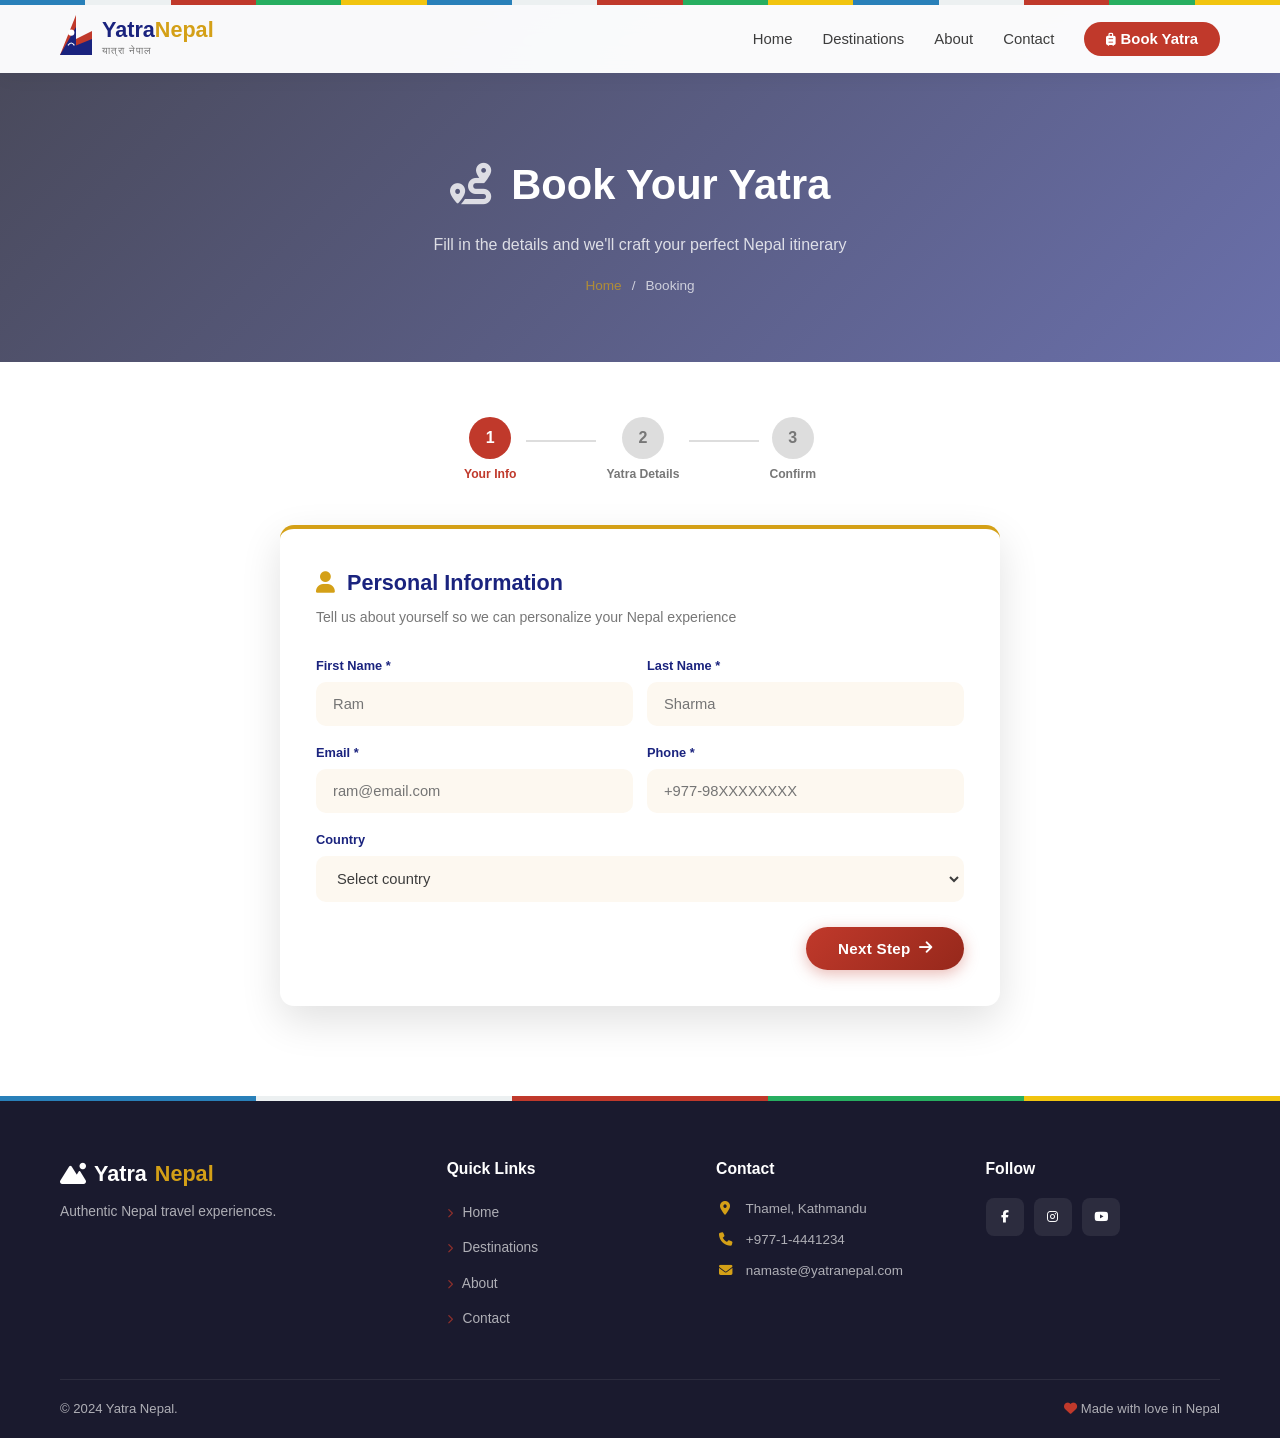
<file: booking.html>
<!doctype html>
<html lang="en">
  <head>
    <meta charset="UTF-8" />
    <meta name="viewport" content="width=device-width, initial-scale=1.0" />
    <title>Book Your Yatra | Yatra Nepal</title>
    <link rel="icon" href="favicon.svg" type="image/svg+xml">
    <link
      rel="stylesheet"
      href="https://cdnjs.cloudflare.com/ajax/libs/font-awesome/6.5.1/css/all.min.css"
    />
    <link rel="stylesheet" href="/css/style.css" />
    <link rel="stylesheet" href="/css/responsive.css" />
  </head>
  <body>
    <div class="prayer-flags">
      <span class="flag blue"></span><span class="flag white"></span
      ><span class="flag red"></span><span class="flag green"></span
      ><span class="flag yellow"></span><span class="flag blue"></span
      ><span class="flag white"></span><span class="flag red"></span
      ><span class="flag green"></span><span class="flag yellow"></span
      ><span class="flag blue"></span><span class="flag white"></span
      ><span class="flag red"></span><span class="flag green"></span
      ><span class="flag yellow"></span>
    </div>
    <nav class="navbar scrolled" id="navbar">
      <div class="container">
        <a href="index.html" class="nav-logo"
          ><div class="logo-icon">
            <svg viewBox="0 0 40 50" width="32" height="40">
              <polygon points="0,50 20,0 20,30 40,20 40,50" fill="#C0392B" />
              <polygon points="0,50 20,15 20,38 40,30 40,50" fill="#1a237e" />
              <circle cx="14" cy="22" r="4" fill="#fff" />
              <path
                d="M10,38 Q14,32 18,38"
                fill="none"
                stroke="#fff"
                stroke-width="1.5"
              />
            </svg>
          </div>
          <div class="logo-text">
            <span class="logo-main">Yatra<span>Nepal</span></span
            ><span class="logo-nepali">यात्रा नेपाल</span>
          </div></a
        >
        <ul class="nav-links" id="navLinks">
          <li><a href="index.html">Home</a></li>
          <li><a href="destinations.html">Destinations</a></li>
          <li><a href="about.html">About</a></li>
          <li><a href="contact.html">Contact</a></li>
          <li>
            <a href="booking.html" class="nav-cta active"
              ><i class="fa-solid fa-suitcase-rolling"></i> Book Yatra</a
            >
          </li>
        </ul>
        <button class="hamburger" id="hamburger">
          <span></span><span></span><span></span>
        </button>
      </div>
    </nav>
    <div class="nav-overlay" id="navOverlay"></div>

    <section class="page-header page-header-booking">
      <div class="container">
        <div class="page-header-content">
          <h1><i class="fa-solid fa-route"></i> Book Your Yatra</h1>
          <p>
            Fill in the details and we'll craft your perfect Nepal itinerary
          </p>
          <div class="breadcrumb">
            <a href="index.html">Home</a><span>/</span><span>Booking</span>
          </div>
        </div>
      </div>
    </section>

    <section class="booking-section">
      <div class="container">
        <div class="booking-wrapper">
          <div class="booking-steps">
            <div class="step active" data-step="1">
              <div class="step-number">1</div>
              <span>Your Info</span>
            </div>
            <div class="step-line"></div>
            <div class="step" data-step="2">
              <div class="step-number">2</div>
              <span>Yatra Details</span>
            </div>
            <div class="step-line"></div>
            <div class="step" data-step="3">
              <div class="step-number">3</div>
              <span>Confirm</span>
            </div>
          </div>

<form id="bookingForm" class="booking-form"
      action="https://formspree.io/f/xjgazbny" method="POST" novalidate>
    <!-- STEP 1 - Personal Info (KEEP name attributes on inputs - these are correct) -->
    <div class="form-step active" id="formStep1">
        <h3><i class="fa-solid fa-user"></i> Personal Information</h3>
        <p class="step-desc">Tell us about yourself so we can personalize your Nepal experience</p>
        <div class="form-row">
            <div class="form-group">
                <label for="bookFirstName">First Name *</label>
                <input type="text" id="bookFirstName" name="firstName" placeholder="Ram" required>
                <span class="error-msg">Required</span>
            </div>
            <div class="form-group">
                <label for="bookLastName">Last Name *</label>
                <input type="text" id="bookLastName" name="lastName" placeholder="Sharma" required>
                <span class="error-msg">Required</span>
            </div>
        </div>
        <div class="form-row">
            <div class="form-group">
                <label for="bookEmail">Email *</label>
                <input type="email" id="bookEmail" name="email" placeholder="ram@email.com" required>
                <span class="error-msg">Valid email required</span>
            </div>
            <div class="form-group">
                <label for="bookPhone">Phone *</label>
                <input type="tel" id="bookPhone" name="phone" placeholder="+977-98XXXXXXXX" required>
                <span class="error-msg">Required</span>
            </div>
        </div>
        <div class="form-group">
            <label for="bookCountry">Country</label>
            <select id="bookCountry" name="country">
                <option value="">Select country</option>
                <option>Nepal</option>
                <option>India</option>
                <option>United States</option>
                <option>United Kingdom</option>
                <option>Australia</option>
                <option>China</option>
                <option>Germany</option>
                <option>France</option>
                <option>Japan</option>
                <option>Other</option>
            </select>
        </div>

        <!-- Hidden field to identify form type -->
        <input type="hidden" name="_subject" value="New Booking from Yatra Nepal">
        <input type="hidden" name="form_type" value="Booking Request">

        <div class="form-nav">
            <span></span>
            <button type="button" class="btn btn-primary next-step" data-next="2">
                Next Step <i class="fa-solid fa-arrow-right"></i>
            </button>
        </div>
    </div>

    <!-- STEP 2 - Yatra Details (KEEP name attributes on inputs) -->
    <div class="form-step" id="formStep2">
        <h3><i class="fa-solid fa-mountain-sun"></i> Yatra Details</h3>
        <p class="step-desc">Tell us about your dream Nepal adventure</p>
        <div class="form-row">
            <div class="form-group">
                <label for="bookDestination">Destination *</label>
                <select id="bookDestination" name="destination" required>
                    <option value="">Choose destination</option>
                    <option>Kathmandu Valley</option>
                    <option>Pokhara</option>
                    <option>Everest Base Camp Trek</option>
                    <option>Annapurna Circuit Trek</option>
                    <option>Chitwan Safari</option>
                    <option>Lumbini Pilgrimage</option>
                    <option>Upper Mustang</option>
                    <option>Langtang Valley Trek</option>
                    <option>Bhaktapur Heritage</option>
                    <option>Custom Itinerary</option>
                </select>
                <span class="error-msg">Select destination</span>
            </div>
            <div class="form-group">
                <label for="bookTripType">Trip Type</label>
                <select id="bookTripType" name="tripType">
                    <option>Trekking</option>
                    <option>Cultural Heritage</option>
                    <option>Adventure Sports</option>
                    <option>Wildlife Safari</option>
                    <option>Spiritual Pilgrimage</option>
                    <option>Honeymoon</option>
                    <option>Family Trip</option>
                </select>
            </div>
        </div>
        <div class="form-row">
            <div class="form-group">
                <label for="bookStartDate">Start Date *</label>
                <input type="date" id="bookStartDate" name="startDate" required>
                <span class="error-msg">Select date</span>
            </div>
            <div class="form-group">
                <label for="bookEndDate">End Date</label>
                <input type="date" id="bookEndDate" name="endDate">
            </div>
        </div>
        <div class="form-row">
            <div class="form-group">
                <label for="bookTravelers">Travelers</label>
                <select id="bookTravelers" name="travelers">
                    <option>1 Person</option>
                    <option>2 People</option>
                    <option>3-5 People</option>
                    <option>6-10 People</option>
                    <option>11+ (Group)</option>
                </select>
            </div>
            <div class="form-group">
                <label for="bookBudget">Budget (per person)</label>
                <select id="bookBudget" name="budget">
                    <option>Under $100</option>
                    <option>$100 - $250</option>
                    <option>$250 - $500</option>
                    <option>$500 - $1,000</option>
                    <option>$1,000+</option>
                </select>
            </div>
        </div>
        <div class="form-group">
            <label for="bookNotes">Special Requests</label>
            <textarea id="bookNotes" name="specialRequests" rows="4"
                placeholder="Dietary needs, fitness level, specific interests..."></textarea>
        </div>
        <div class="form-nav">
            <button type="button" class="btn btn-dark prev-step" data-prev="1">
                <i class="fa-solid fa-arrow-left"></i> Previous
            </button>
            <button type="button" class="btn btn-primary next-step" data-next="3">
                Review <i class="fa-solid fa-arrow-right"></i>
            </button>
        </div>
    </div>

    <!-- STEP 3 - Review (NO name attributes on spans - they are display only) -->
    <div class="form-step" id="formStep3">
        <h3><i class="fa-solid fa-clipboard-check"></i> Review & Confirm</h3>
        <p class="step-desc">Verify your details before submitting</p>
        <div class="review-card">
            <div class="review-section">
                <h4><i class="fa-solid fa-user"></i> Personal Info</h4>
                <div class="review-grid">
                    <div>
                        <span class="review-label">Name</span>
                        <span class="review-value" id="reviewName">-</span>
                    </div>
                    <div>
                        <span class="review-label">Email</span>
                        <span class="review-value" id="reviewEmail">-</span>
                    </div>
                    <div>
                        <span class="review-label">Phone</span>
                        <span class="review-value" id="reviewPhone">-</span>
                    </div>
                    <div>
                        <span class="review-label">Country</span>
                        <span class="review-value" id="reviewCountry">-</span>
                    </div>
                </div>
            </div>
            <div class="review-section">
                <h4><i class="fa-solid fa-mountain-sun"></i> Yatra Details</h4>
                <div class="review-grid">
                    <div>
                        <span class="review-label">Destination</span>
                        <span class="review-value" id="reviewDest">-</span>
                    </div>
                    <div>
                        <span class="review-label">Trip Type</span>
                        <span class="review-value" id="reviewType">-</span>
                    </div>
                    <div>
                        <span class="review-label">Dates</span>
                        <span class="review-value" id="reviewDates">-</span>
                    </div>
                    <div>
                        <span class="review-label">Travelers</span>
                        <span class="review-value" id="reviewTravelers">-</span>
                    </div>
                </div>
            </div>
        </div>
        <div class="form-group" style="margin-top: 20px">
            <label class="checkbox-label">
                <input type="checkbox" id="agreeTerms" required>
                <span>I agree to the <a href="#" style="color: var(--primary)">Terms & Conditions</a></span>
            </label>
        </div>
        <div class="form-nav">
            <button type="button" class="btn btn-dark prev-step" data-prev="2">
                <i class="fa-solid fa-arrow-left"></i> Previous
            </button>
<button type="button" class="btn btn-primary" id="confirmBookingBtn">
    Confirm Booking <i class="fa-solid fa-check"></i>
</button>
        </div>
    </div>
</form>

          <div
            class="booking-success"
            id="bookingSuccess"
            style="display: none"
          >
            <div class="success-icon"><i class="fa-solid fa-check"></i></div>
            <h2>धन्यवाद! Booking Submitted!</h2>
            <p>
              Thank you for choosing Yatra Nepal. Our team will review your
              request and send a custom itinerary within 24 hours.
            </p>
            <p><strong>Confirmation will be sent to your email.</strong></p>
            <a href="index.html" class="btn btn-primary"
              >Back to Home <i class="fa-solid fa-arrow-right"></i
            ></a>
          </div>
        </div>
      </div>
    </section>

    <footer class="site-footer">
      <div class="footer-top-pattern"></div>
      <div class="container">
        <div class="footer-grid">
          <div class="footer-brand">
            <h3>
              <i class="fa-solid fa-mountain-sun footer-logo-icon"></i>
              Yatra<span>Nepal</span>
            </h3>
            <p>Authentic Nepal travel experiences.</p>
          </div>
          <div class="footer-col">
            <h4>Quick Links</h4>
            <ul>
              <li>
                <a href="index.html"
                  ><i class="fa-solid fa-chevron-right"></i> Home</a
                >
              </li>
              <li>
                <a href="destinations.html"
                  ><i class="fa-solid fa-chevron-right"></i> Destinations</a
                >
              </li>
              <li>
                <a href="about.html"
                  ><i class="fa-solid fa-chevron-right"></i> About</a
                >
              </li>
              <li>
                <a href="contact.html"
                  ><i class="fa-solid fa-chevron-right"></i> Contact</a
                >
              </li>
            </ul>
          </div>
          <div class="footer-col">
            <h4>Contact</h4>
            <ul class="footer-contact">
              <li>
                <i class="fa-solid fa-location-dot"></i> Thamel, Kathmandu
              </li>
              <li><i class="fa-solid fa-phone"></i> +977-1-4441234</li>
              <li>
                <i class="fa-solid fa-envelope"></i> namaste@yatranepal.com
              </li>
            </ul>
          </div>
          <div class="footer-col">
            <h4>Follow</h4>
            <div class="footer-socials">
              <a href="#" class="social-link"
                ><i class="fa-brands fa-facebook-f"></i></a
              ><a href="#" class="social-link"
                ><i class="fa-brands fa-instagram"></i></a
              ><a href="#" class="social-link"
                ><i class="fa-brands fa-youtube"></i
              ></a>
            </div>
          </div>
        </div>
        <div class="footer-bottom">
          <p>&copy; 2024 Yatra Nepal.</p>
          <p>
            <i class="fa-solid fa-heart" style="color: var(--primary)"></i> Made
            with love in Nepal
          </p>
        </div>
      </div>
    </footer>
    <button class="back-to-top" id="backToTop">
      <i class="fa-solid fa-arrow-up"></i>
    </button>
    <div class="toast-container" id="toastContainer"></div>
    <script src="js/script.js"></script>
  </body>
</html>
</file>
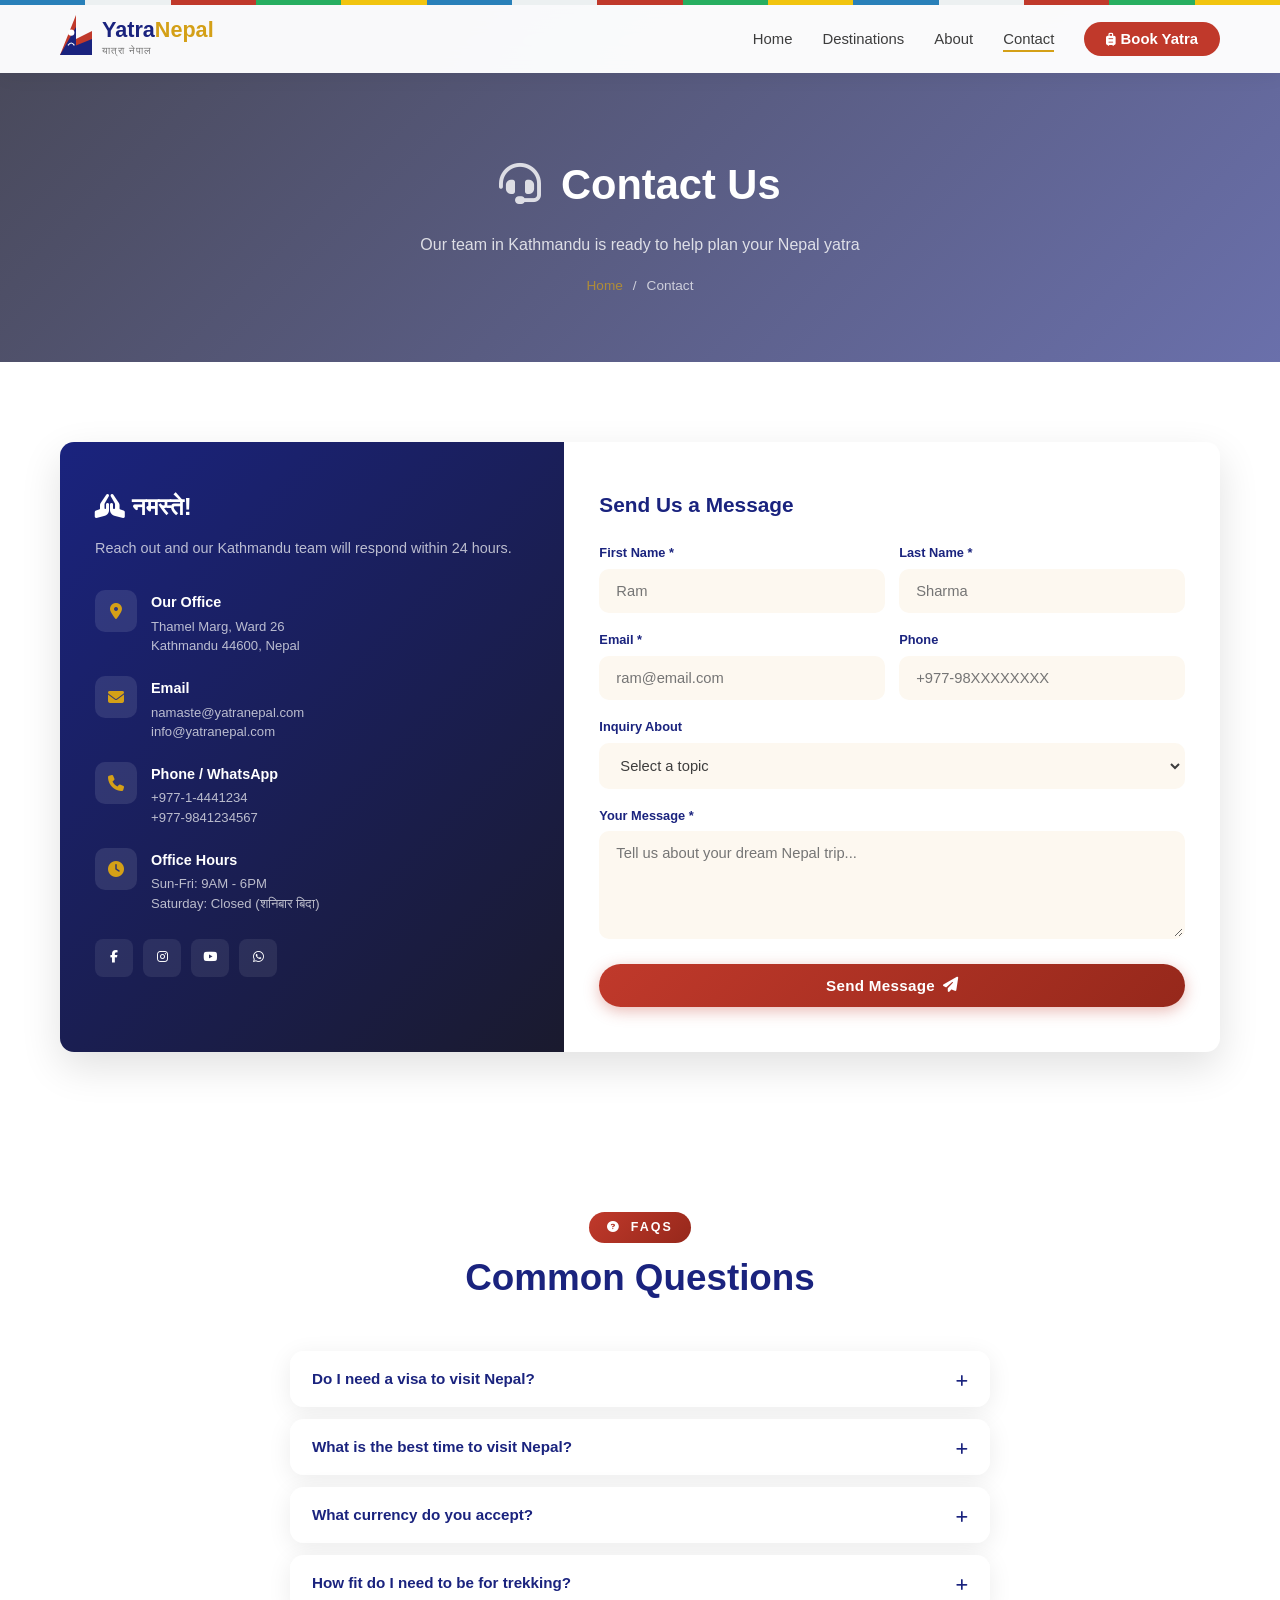
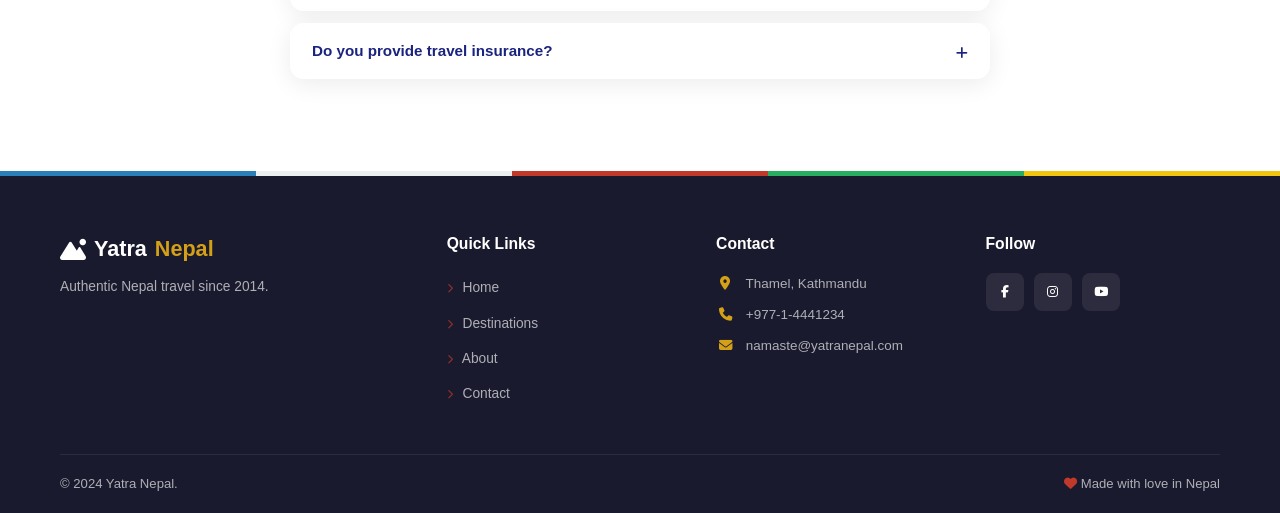
<file: contact.html>
<!doctype html>
<html lang="en">
  <head>
    <meta charset="UTF-8" />
    <meta name="viewport" content="width=device-width, initial-scale=1.0" />
    <title>Contact | Yatra Nepal</title>
    <link rel="icon" href="favicon.svg" type="image/svg+xml">
    <link
      rel="stylesheet"
      href="https://cdnjs.cloudflare.com/ajax/libs/font-awesome/6.5.1/css/all.min.css"
    />
    <link rel="stylesheet" href="/css/style.css" />
    <link rel="stylesheet" href="/css/responsive.css" />
  </head>
  <body>
    <div class="prayer-flags">
      <span class="flag blue"></span><span class="flag white"></span
      ><span class="flag red"></span><span class="flag green"></span
      ><span class="flag yellow"></span><span class="flag blue"></span
      ><span class="flag white"></span><span class="flag red"></span
      ><span class="flag green"></span><span class="flag yellow"></span
      ><span class="flag blue"></span><span class="flag white"></span
      ><span class="flag red"></span><span class="flag green"></span
      ><span class="flag yellow"></span>
    </div>
    <nav class="navbar scrolled" id="navbar">
      <div class="container">
        <a href="index.html" class="nav-logo"
          ><div class="logo-icon">
            <svg viewBox="0 0 40 50" width="32" height="40">
              <polygon points="0,50 20,0 20,30 40,20 40,50" fill="#C0392B" />
              <polygon points="0,50 20,15 20,38 40,30 40,50" fill="#1a237e" />
              <circle cx="14" cy="22" r="4" fill="#fff" />
              <path
                d="M10,38 Q14,32 18,38"
                fill="none"
                stroke="#fff"
                stroke-width="1.5"
              />
            </svg>
          </div>
          <div class="logo-text">
            <span class="logo-main">Yatra<span>Nepal</span></span
            ><span class="logo-nepali">यात्रा नेपाल</span>
          </div></a
        >
        <ul class="nav-links" id="navLinks">
          <li><a href="index.html">Home</a></li>
          <li><a href="destinations.html">Destinations</a></li>
          <li><a href="about.html">About</a></li>
          <li><a href="contact.html" class="active">Contact</a></li>
          <li>
            <a href="booking.html" class="nav-cta"
              ><i class="fa-solid fa-suitcase-rolling"></i> Book Yatra</a
            >
          </li>
        </ul>
        <button class="hamburger" id="hamburger">
          <span></span><span></span><span></span>
        </button>
      </div>
    </nav>
    <div class="nav-overlay" id="navOverlay"></div>

    <section class="page-header page-header-contact">
      <div class="container">
        <div class="page-header-content">
          <h1><i class="fa-solid fa-headset"></i> Contact Us</h1>
          <p>Our team in Kathmandu is ready to help plan your Nepal yatra</p>
          <div class="breadcrumb">
            <a href="index.html">Home</a><span>/</span><span>Contact</span>
          </div>
        </div>
      </div>
    </section>

    <section class="contact-section">
      <div class="container">
        <div class="contact-wrapper">
          <div class="contact-info">
            <h3><i class="fa-solid fa-hands-praying"></i> नमस्ते!</h3>
            <p>
              Reach out and our Kathmandu team will respond within 24 hours.
            </p>
            <div class="contact-detail">
              <div class="contact-detail-icon">
                <i class="fa-solid fa-location-dot"></i>
              </div>
              <div>
                <h4>Our Office</h4>
                <p>Thamel Marg, Ward 26<br />Kathmandu 44600, Nepal</p>
              </div>
            </div>
            <div class="contact-detail">
              <div class="contact-detail-icon">
                <i class="fa-solid fa-envelope"></i>
              </div>
              <div>
                <h4>Email</h4>
                <p>namaste@yatranepal.com<br />info@yatranepal.com</p>
              </div>
            </div>
            <div class="contact-detail">
              <div class="contact-detail-icon">
                <i class="fa-solid fa-phone"></i>
              </div>
              <div>
                <h4>Phone / WhatsApp</h4>
                <p>+977-1-4441234<br />+977-9841234567</p>
              </div>
            </div>
            <div class="contact-detail">
              <div class="contact-detail-icon">
                <i class="fa-solid fa-clock"></i>
              </div>
              <div>
                <h4>Office Hours</h4>
                <p>Sun-Fri: 9AM - 6PM<br />Saturday: Closed (शनिबार बिदा)</p>
              </div>
            </div>
            <div class="footer-socials" style="margin-top: 25px">
              <a href="#" class="social-link"
                ><i class="fa-brands fa-facebook-f"></i></a
              ><a href="#" class="social-link"
                ><i class="fa-brands fa-instagram"></i></a
              ><a href="#" class="social-link"
                ><i class="fa-brands fa-youtube"></i></a
              ><a href="#" class="social-link"
                ><i class="fa-brands fa-whatsapp"></i
              ></a>
            </div>
          </div>
          <div class="contact-form-wrapper">
            <h3>Send Us a Message</h3>
            <form
              id="contactForm"
              action="https://formspree.io/f/xjgazbny"
              method="POST"
            >
              <div class="form-row">
                <div class="form-group">
                  <label for="firstName">First Name *</label
                  ><input
                    type="text"
                    id="firstName"
                    name="firstName"
                    placeholder="Ram"
                    required
                  /><span class="error-msg">Required</span>
                </div>
                <div class="form-group">
                  <label for="lastName">Last Name *</label
                  ><input
                    type="text"
                    id="lastName"
                    name="lastName"
                    placeholder="Sharma"
                    required
                  /><span class="error-msg">Required</span>
                </div>
              </div>
              <div class="form-row">
                <div class="form-group">
                  <label for="contactEmail">Email *</label
                  ><input
                    type="email"
                    id="contactEmail"
                    name="email"
                    placeholder="ram@email.com"
                    required
                  /><span class="error-msg">Valid email required</span>
                </div>
                <div class="form-group">
                  <label for="contactPhone">Phone</label
                  ><input
                    type="tel"
                    id="contactPhone"
                    name="phone"
                    placeholder="+977-98XXXXXXXX"
                  />
                </div>
              </div>
              <div class="form-group">
                <label for="contactSubject">Inquiry About</label
                ><select id="contactSubject" name="subject">
                  <option value="">Select a topic</option>
                  <option>Trekking Package</option>
                  <option>Cultural Tour</option>
                  <option>Custom Itinerary</option>
                  <option>Group Booking</option>
                  <option>General Question</option>
                </select>
              </div>
              <div class="form-group">
                <label for="contactMessage">Your Message *</label
                ><textarea
                  id="contactMessage"
                  name="message"
                  placeholder="Tell us about your dream Nepal trip..."
                  rows="5"
                  required
                ></textarea
                ><span class="error-msg">Required</span>
              </div>
              <button
                type="submit"
                class="btn btn-primary"
                style="width: 100%; justify-content: center"
              >
                Send Message <i class="fa-solid fa-paper-plane"></i>
              </button>
            </form>
          </div>
        </div>
      </div>
    </section>

    <section class="faq-section">
      <div class="container">
        <div class="section-header reveal">
          <span class="section-tag"
            ><i class="fa-solid fa-circle-question"></i> FAQs</span
          >
          <h2 class="section-title">Common Questions</h2>
        </div>
        <div class="faq-list">
          <div class="faq-item reveal">
            <button class="faq-question">
              Do I need a visa to visit Nepal?<span class="faq-toggle"
                ><i class="fa-solid fa-plus"></i
              ></span>
            </button>
            <div class="faq-answer">
              <p>
                Most nationalities can get a visa on arrival at Tribhuvan
                International Airport. Tourist visas are available for 15, 30,
                or 90 days. Indian nationals don't need a visa.
              </p>
            </div>
          </div>
          <div class="faq-item reveal">
            <button class="faq-question">
              What is the best time to visit Nepal?<span class="faq-toggle"
                ><i class="fa-solid fa-plus"></i
              ></span>
            </button>
            <div class="faq-answer">
              <p>
                October-November (autumn) offers the best trekking weather.
                March-May (spring) is great for rhododendron blooms. Monsoon
                (June-August) is ideal for rafting.
              </p>
            </div>
          </div>
          <div class="faq-item reveal">
            <button class="faq-question">
              What currency do you accept?<span class="faq-toggle"
                ><i class="fa-solid fa-plus"></i
              ></span>
            </button>
            <div class="faq-answer">
              <p>
                Our prices are listed in USD for international travelers'
                convenience. We accept USD, major credit cards, and bank
                transfers. Local expenses in Nepal use Nepalese Rupees (NPR).
              </p>
            </div>
          </div>
          <div class="faq-item reveal">
            <button class="faq-question">
              How fit do I need to be for trekking?<span class="faq-toggle"
                ><i class="fa-solid fa-plus"></i
              ></span>
            </button>
            <div class="faq-answer">
              <p>
                It depends on the trek. Poon Hill is suitable for beginners,
                while Everest Base Camp requires moderate fitness. We offer
                treks for all levels.
              </p>
            </div>
          </div>
          <div class="faq-item reveal">
            <button class="faq-question">
              Do you provide travel insurance?<span class="faq-toggle"
                ><i class="fa-solid fa-plus"></i
              ></span>
            </button>
            <div class="faq-answer">
              <p>
                We strongly recommend travel insurance with helicopter
                evacuation coverage for treks above 3,000m. Insurance is
                mandatory for high-altitude treks.
              </p>
            </div>
          </div>
        </div>
      </div>
    </section>

    <footer class="site-footer">
      <div class="footer-top-pattern"></div>
      <div class="container">
        <div class="footer-grid">
          <div class="footer-brand">
            <h3>
              <i class="fa-solid fa-mountain-sun footer-logo-icon"></i>
              Yatra<span>Nepal</span>
            </h3>
            <p>Authentic Nepal travel since 2014.</p>
          </div>
          <div class="footer-col">
            <h4>Quick Links</h4>
            <ul>
              <li>
                <a href="index.html"
                  ><i class="fa-solid fa-chevron-right"></i> Home</a
                >
              </li>
              <li>
                <a href="destinations.html"
                  ><i class="fa-solid fa-chevron-right"></i> Destinations</a
                >
              </li>
              <li>
                <a href="about.html"
                  ><i class="fa-solid fa-chevron-right"></i> About</a
                >
              </li>
              <li>
                <a href="contact.html"
                  ><i class="fa-solid fa-chevron-right"></i> Contact</a
                >
              </li>
            </ul>
          </div>
          <div class="footer-col">
            <h4>Contact</h4>
            <ul class="footer-contact">
              <li>
                <i class="fa-solid fa-location-dot"></i> Thamel, Kathmandu
              </li>
              <li><i class="fa-solid fa-phone"></i> +977-1-4441234</li>
              <li>
                <i class="fa-solid fa-envelope"></i> namaste@yatranepal.com
              </li>
            </ul>
          </div>
          <div class="footer-col">
            <h4>Follow</h4>
            <div class="footer-socials">
              <a href="#" class="social-link"
                ><i class="fa-brands fa-facebook-f"></i></a
              ><a href="#" class="social-link"
                ><i class="fa-brands fa-instagram"></i></a
              ><a href="#" class="social-link"
                ><i class="fa-brands fa-youtube"></i
              ></a>
            </div>
          </div>
        </div>
        <div class="footer-bottom">
          <p>&copy; 2024 Yatra Nepal.</p>
          <p>
            <i class="fa-solid fa-heart" style="color: var(--primary)"></i> Made
            with love in Nepal
          </p>
        </div>
      </div>
    </footer>
    <button class="back-to-top" id="backToTop">
      <i class="fa-solid fa-arrow-up"></i>
    </button>
    <div class="toast-container" id="toastContainer"></div>
    <script src="js/script.js"></script>
  </body>
</html>
</file>
<file: css/style.css>
/* ===========================================
   YATRA NEPAL - MAIN STYLESHEET
   Nepali Cultural Tourism Website
   =========================================== */

*, *::before, *::after { margin: 0; padding: 0; box-sizing: border-box; }

:root {
    --primary: #C0392B;
    --primary-dark: #96281B;
    --primary-light: #E74C3C;
    --secondary: #1a237e;
    --gold: #D4A017;
    --gold-light: #F5C518;
    --dark: #1a1a2e;
    --light: #FDF8F0;
    --cream: #FFF8EE;
    --accent: #16a085;
    --text: #3d3d3d;
    --text-light: #777;
    --white: #fff;
    --danger: #e74c3c;
    --shadow: 0 5px 25px rgba(0,0,0,0.08);
    --shadow-lg: 0 15px 40px rgba(0,0,0,0.12);
    --radius: 14px;
    --transition: all 0.35s cubic-bezier(.25,.46,.45,.94);
}

html { scroll-behavior: smooth; font-size: 16px; }

body {
    font-family: 'Segoe UI', Tahoma, Geneva, Verdana, sans-serif;
    color: var(--text);
    background: var(--white);
    line-height: 1.7;
    overflow-x: hidden;
}

a { text-decoration: none; color: inherit; }
ul { list-style: none; }
img { max-width: 100%; display: block; }
button { cursor: pointer; border: none; outline: none; font-family: inherit; }
input, textarea, select { outline: none; border: none; font-family: inherit; }
section { padding: 90px 0; }
.container { max-width: 1200px; margin: 0 auto; padding: 0 20px; }

/* -------- PRAYER FLAGS -------- */
.prayer-flags {
    position: fixed; top: 0; left: 0; width: 100%; height: 5px;
    display: flex; z-index: 10001;
}
.flag { flex: 1; }
.flag.blue { background: #2980b9; }
.flag.white { background: #ecf0f1; }
.flag.red { background: #C0392B; }
.flag.green { background: #27ae60; }
.flag.yellow { background: #f1c40f; }

/* -------- PRELOADER -------- */
#preloader {
    position: fixed; inset: 0; background: var(--dark); z-index: 99999;
    display: flex; align-items: center; justify-content: center;
    transition: opacity .6s, visibility .6s;
}
#preloader.hidden { opacity: 0; visibility: hidden; pointer-events: none; }
.preloader-inner { text-align: center; }
.mandala-loader {
    width: 60px; height: 60px; margin: 0 auto 20px;
    border: 4px solid rgba(255,255,255,.1); border-top-color: var(--primary);
    border-right-color: var(--gold); border-radius: 50%;
    animation: spin 1s linear infinite;
}
.loader-text { color: var(--gold); font-size: 1.5rem; font-weight: 800; letter-spacing: 3px; }
.loader-sub { color: rgba(255,255,255,.5); font-size: .85rem; margin-top: 8px; }
@keyframes spin { to { transform: rotate(360deg); } }

/* -------- SECTION COMPONENTS -------- */
.section-tag {
    display: inline-block; background: linear-gradient(135deg, var(--primary), var(--primary-dark));
    color: var(--white); padding: 5px 18px; border-radius: 30px;
    font-size: .78rem; letter-spacing: 2px; text-transform: uppercase;
    margin-bottom: 12px; font-weight: 600;
}
.section-title { font-size: 2.3rem; color: var(--secondary); margin-bottom: 10px; font-weight: 800; line-height: 1.25; }
.section-desc { color: var(--text-light); font-size: 1rem; max-width: 560px; margin-bottom: 40px; }
.section-header { text-align: center; margin-bottom: 50px; }
.section-header .section-desc { margin-left: auto; margin-right: auto; }
.section-cta { text-align: center; margin-top: 45px; }

/* -------- BUTTONS -------- */
.btn {
    display: inline-flex; align-items: center; gap: 8px; padding: 13px 32px;
    border-radius: 50px; font-weight: 600; font-size: .95rem;
    transition: var(--transition); letter-spacing: .3px; font-family: inherit;
}
.btn-primary {
    background: linear-gradient(135deg, var(--primary), var(--primary-dark));
    color: var(--white); box-shadow: 0 4px 15px rgba(192,57,43,.35);
}
.btn-primary:hover { transform: translateY(-3px); box-shadow: 0 8px 25px rgba(192,57,43,.45); }
.btn-outline { border: 2px solid var(--white); color: var(--white); background: transparent; }
.btn-outline:hover { background: var(--white); color: var(--primary); }
.btn-dark { background: var(--secondary); color: var(--white); }
.btn-dark:hover { background: var(--dark); transform: translateY(-3px); }
.btn-sm { padding: 9px 22px; font-size: .85rem; }

/* -------- NAVBAR -------- */
.navbar { position: fixed; top: 5px; left: 0; width: 100%; z-index: 1000; padding: 16px 0; transition: var(--transition); }
.navbar.scrolled { background: rgba(255,255,255,.97); padding: 10px 0; box-shadow: 0 2px 20px rgba(0,0,0,.06); backdrop-filter: blur(12px); top: 5px; }
.navbar .container { display: flex; align-items: center; justify-content: space-between; }
.nav-logo { display: flex; align-items: center; gap: 10px; transition: var(--transition); }
.logo-text { display: flex; flex-direction: column; }
.logo-main { font-size: 1.35rem; font-weight: 800; color: var(--white); line-height: 1.1; }
.logo-main span { color: var(--gold); }
.navbar.scrolled .logo-main { color: var(--secondary); }
.logo-nepali { font-size: .65rem; color: rgba(255,255,255,.6); letter-spacing: 1px; }
.navbar.scrolled .logo-nepali { color: var(--text-light); }
.nav-links { display: flex; align-items: center; gap: 30px; }
.nav-links a { color: rgba(255,255,255,.85); font-weight: 500; font-size: .93rem; position: relative; transition: var(--transition); }
.nav-links a::after { content: ''; position: absolute; bottom: -5px; left: 0; width: 0; height: 2px; background: var(--gold); transition: var(--transition); }
.nav-links a:hover::after, .nav-links a.active::after { width: 100%; }
.navbar.scrolled .nav-links a { color: var(--text); }
.navbar.scrolled .nav-links a:hover { color: var(--primary); }
.nav-cta { background: var(--primary) !important; color: var(--white) !important; padding: 9px 22px !important; border-radius: 50px !important; font-weight: 600 !important; }
.nav-cta::after { display: none !important; }
.nav-cta:hover { background: var(--primary-dark) !important; }
.hamburger { display: none; flex-direction: column; gap: 5px; background: none; padding: 5px; }
.hamburger span { width: 26px; height: 3px; background: var(--white); border-radius: 3px; transition: var(--transition); }
.navbar.scrolled .hamburger span { background: var(--secondary); }
.hamburger.active span:nth-child(1) { transform: rotate(45deg) translate(5px,6px); }
.hamburger.active span:nth-child(2) { opacity: 0; }
.hamburger.active span:nth-child(3) { transform: rotate(-45deg) translate(5px,-6px); }
.nav-overlay { position: fixed; inset: 0; background: rgba(0,0,0,.5); z-index: 998; opacity: 0; visibility: hidden; transition: var(--transition); }
.nav-overlay.active { opacity: 1; visibility: visible; }

/* -------- HERO -------- */
.hero {
    min-height: 100vh; position: relative; display: flex; align-items: center;
    background: url('https://images.unsplash.com/photo-1544735716-392fe2489ffa?w=1600&q=80') center/cover no-repeat;
    padding: 120px 0 100px;
}
.hero-overlay {
    position: absolute; inset: 0;
    background: linear-gradient(135deg, rgba(26,26,46,.75), rgba(26,35,126,.5));
}
.hero .container { position: relative; z-index: 2; }
.hero-content { color: var(--white); max-width: 640px; animation: fadeUp 1s ease-out; }
.hero-namaste {
    display: inline-flex; align-items: center; gap: 8px;
    background: rgba(255,255,255,.1); backdrop-filter: blur(10px);
    padding: 8px 20px; border-radius: 50px; font-size: .88rem;
    margin-bottom: 22px; border: 1px solid rgba(255,255,255,.15);
}
.hero h1 { font-size: 3.4rem; font-weight: 800; line-height: 1.15; margin-bottom: 18px; }
.hero h1 span { color: var(--gold); }
.hero p { font-size: 1.08rem; opacity: .9; margin-bottom: 32px; line-height: 1.8; }
.hero-buttons { display: flex; gap: 15px; flex-wrap: wrap; }
.hero-stats { display: flex; gap: 40px; margin-top: 50px; padding-top: 28px; border-top: 1px solid rgba(255,255,255,.2); }
.hero-stat h3 { font-size: 1.8rem; font-weight: 800; color: var(--gold); }
.hero-stat p { font-size: .8rem; opacity: .6; margin-bottom: 0; }
.hero-scroll { position: absolute; bottom: 80px; left: 50%; transform: translateX(-50%); color: var(--white); display: flex; flex-direction: column; align-items: center; gap: 8px; font-size: .7rem; letter-spacing: 3px; opacity: .5; animation: scrollBounce 2s infinite; z-index: 2; }
.scroll-line { width: 1px; height: 35px; background: linear-gradient(to bottom, var(--white), transparent); }
.mountain-silhouette { position: absolute; bottom: 0; left: 0; width: 100%; z-index: 1; line-height: 0; }
.mountain-silhouette svg { width: 100%; height: 80px; }
@keyframes scrollBounce { 0%,100% { transform: translateX(-50%) translateY(0); } 50% { transform: translateX(-50%) translateY(10px); } }
@keyframes fadeUp { from { opacity: 0; transform: translateY(35px); } to { opacity: 1; transform: translateY(0); } }

/* -------- INTRO SECTION -------- */
.intro-section { padding: 80px 0; background: var(--white); }
.intro-grid { display: grid; grid-template-columns: 1.1fr 1fr; gap: 50px; align-items: center; }
.intro-text p { margin-bottom: 14px; font-size: .95rem; line-height: 1.85; }
.intro-features { display: flex; flex-direction: column; gap: 18px; margin-top: 25px; }
.intro-feat { display: flex; gap: 14px; align-items: center; background: var(--light); padding: 14px 18px; border-radius: var(--radius); border-left: 4px solid var(--primary); }
.intro-feat span { font-size: 1.8rem; }
.intro-feat h4 { font-size: .95rem; color: var(--secondary); font-weight: 700; }
.intro-feat p { font-size: .82rem; color: var(--text-light); margin-bottom: 0; }
.intro-images { position: relative; }
.intro-img-main img { border-radius: var(--radius); box-shadow: var(--shadow-lg); }
.intro-img-secondary { position: absolute; bottom: -20px; left: -30px; width: 180px; border-radius: var(--radius); overflow: hidden; box-shadow: var(--shadow-lg); border: 4px solid var(--white); }
.intro-img-secondary img { width: 100%; height: 140px; object-fit: cover; }
.intro-float-card { position: absolute; top: -15px; right: -15px; }
.float-card-inner { background: var(--primary); color: var(--white); padding: 18px 22px; border-radius: var(--radius); text-align: center; box-shadow: var(--shadow-lg); }
.float-card-inner span { font-size: 1.5rem; }
.float-card-inner h4 { font-size: .85rem; margin-top: 5px; font-weight: 600; }
.float-card-inner p { font-size: .72rem; opacity: .8; }

/* -------- DESTINATIONS CARDS -------- */
.destinations-section { background: var(--light); }
.all-destinations { padding: 0 0 80px; }
.dest-grid { display: grid; grid-template-columns: repeat(auto-fill, minmax(300px, 1fr)); gap: 25px; }
.dest-card { background: var(--white); border-radius: var(--radius); overflow: hidden; box-shadow: var(--shadow); transition: var(--transition); }
.dest-card:hover { transform: translateY(-8px); box-shadow: var(--shadow-lg); }
.dest-card-img { height: 230px; overflow: hidden; position: relative; }
.dest-card-img img { width: 100%; height: 100%; object-fit: cover; transition: transform .6s; }
.dest-card:hover .dest-card-img img { transform: scale(1.07); }
.dest-card-overlay { position: absolute; inset: 0; background: rgba(26,26,46,.5); display: flex; align-items: center; justify-content: center; opacity: 0; transition: var(--transition); }
.dest-card:hover .dest-card-overlay { opacity: 1; }
.dest-badge { position: absolute; top: 14px; left: 14px; background: var(--primary); color: var(--white); padding: 4px 14px; border-radius: 20px; font-size: .76rem; font-weight: 600; }
.dest-badge.trending { background: var(--gold); color: var(--dark); }
.dest-badge.wildlife { background: #27ae60; }
.dest-badge.spiritual { background: var(--secondary); }
.dest-badge.adventure { background: #e67e22; }
.dest-wishlist { position: absolute; top: 14px; right: 14px; width: 36px; height: 36px; background: rgba(255,255,255,.9); border-radius: 50%; display: flex; align-items: center; justify-content: center; font-size: 1.1rem; color: var(--text); transition: var(--transition); z-index: 2; }
.dest-wishlist:hover, .dest-wishlist.liked { background: var(--danger); color: var(--white); }
.dest-card-body { padding: 20px; }
.dest-location { display: flex; align-items: center; gap: 4px; color: var(--primary); font-size: .8rem; font-weight: 600; margin-bottom: 5px; }
.dest-card-body h3 { font-size: 1.15rem; color: var(--secondary); margin-bottom: 7px; font-weight: 700; }
.dest-card-body p { font-size: .87rem; color: var(--text-light); margin-bottom: 14px; display: -webkit-box; -webkit-line-clamp: 2; -webkit-box-orient: vertical; overflow: hidden; }
.dest-meta { display: flex; align-items: center; justify-content: space-between; padding-top: 14px; border-top: 1px solid #eee; }
.dest-rating { display: flex; align-items: center; gap: 5px; font-size: .83rem; }
.stars { color: var(--gold); }
.dest-price { font-size: 1.1rem; font-weight: 800; color: var(--primary); }
.dest-price small { font-size: .73rem; font-weight: 400; color: var(--text-light); }

/* -------- EXPERIENCES -------- */
.experiences-section { background: var(--white); }
.exp-grid { display: grid; grid-template-columns: repeat(3, 1fr); gap: 22px; }
.exp-card { text-align: center; padding: 38px 22px; background: var(--white); border-radius: var(--radius); box-shadow: var(--shadow); transition: var(--transition); border: 2px solid transparent; border-bottom: 4px solid transparent; }
.exp-card:hover { border-color: var(--primary); border-bottom-color: var(--gold); transform: translateY(-5px); }
.exp-icon { font-size: 2.5rem; margin-bottom: 15px; display: block; transition: transform .5s; }
.exp-card:hover .exp-icon { transform: scale(1.15); }
.exp-card h4 { font-size: 1.05rem; color: var(--secondary); margin-bottom: 8px; font-weight: 700; }
.exp-card p { font-size: .85rem; color: var(--text-light); line-height: 1.6; }

/* -------- TOURS -------- */
.tours-section { background: var(--light); }
.tour-tabs { display: flex; justify-content: center; gap: 10px; margin-bottom: 40px; flex-wrap: wrap; }
.tour-tab { padding: 10px 22px; border-radius: 50px; background: var(--white); color: var(--text); font-weight: 600; font-size: .88rem; transition: var(--transition); border: 2px solid #eee; font-family: inherit; }
.tour-tab:hover, .tour-tab.active { background: var(--primary); color: var(--white); border-color: var(--primary); }
.tours-grid { display: grid; grid-template-columns: repeat(auto-fit, minmax(350px, 1fr)); gap: 22px; }
.tour-card { background: var(--white); border-radius: var(--radius); overflow: hidden; box-shadow: var(--shadow); display: flex; transition: var(--transition); }
.tour-card:hover { transform: translateY(-5px); box-shadow: var(--shadow-lg); }
.tour-card-img { width: 180px; min-height: 200px; flex-shrink: 0; overflow: hidden; }
.tour-card-img img { width: 100%; height: 100%; object-fit: cover; transition: transform .5s; }
.tour-card:hover .tour-card-img img { transform: scale(1.1); }
.tour-card-body { padding: 20px; display: flex; flex-direction: column; justify-content: space-between; flex: 1; }
.tour-duration { font-size: .78rem; color: var(--accent); font-weight: 600; margin-bottom: 5px; }
.tour-card-body h3 { font-size: 1.08rem; color: var(--secondary); margin-bottom: 8px; font-weight: 700; }
.tour-features { display: flex; gap: 12px; flex-wrap: wrap; margin-bottom: 12px; }
.tour-feature { font-size: .76rem; color: var(--text-light); }
.tour-bottom { display: flex; align-items: center; justify-content: space-between; margin-top: auto; padding-top: 12px; border-top: 1px solid #eee; }
.tour-price { font-size: 1.15rem; font-weight: 800; color: var(--primary); }
.tour-price small { font-size: .73rem; color: var(--text-light); font-weight: 400; }
.tour-book-btn { display: inline-block; padding: 8px 20px; background: var(--secondary); color: var(--white); border-radius: 50px; font-size: .82rem; font-weight: 600; transition: var(--transition); }
.tour-book-btn:hover { background: var(--primary); }

/* -------- GALLERY -------- */
.gallery-section { background: var(--white); }
.gallery-grid { display: grid; grid-template-columns: repeat(3, 1fr); grid-template-rows: repeat(2, 220px); gap: 14px; }
.gallery-item { position: relative; overflow: hidden; border-radius: var(--radius); cursor: pointer; }
.gallery-item:nth-child(1) { grid-row: span 2; }
.gallery-item:nth-child(4) { grid-row: span 2; }
.gallery-item img { width: 100%; height: 100%; object-fit: cover; transition: transform .6s; }
.gallery-item:hover img { transform: scale(1.1); }
.gallery-overlay { position: absolute; inset: 0; background: linear-gradient(to top, rgba(26,26,46,.7), transparent); display: flex; align-items: flex-end; padding: 20px; opacity: 0; transition: var(--transition); }
.gallery-item:hover .gallery-overlay { opacity: 1; }
.gallery-overlay span { color: var(--white); font-weight: 600; font-size: .92rem; }

/* -------- TESTIMONIALS -------- */
.testimonials-section { background: var(--light); }
.testimonials-wrapper { max-width: 780px; margin: 0 auto; overflow: hidden; }
.testimonial-track { display: flex; transition: transform .5s ease; }
.testimonial-card { min-width: 100%; padding: 45px 38px; background: var(--white); border-radius: var(--radius); box-shadow: var(--shadow); text-align: center; border-top: 4px solid var(--gold); }
.quote-icon { font-size: 3.5rem; color: var(--primary); opacity: .2; line-height: 1; font-family: Georgia, serif; }
.testimonial-card blockquote { font-size: 1.02rem; color: var(--text); line-height: 1.9; font-style: italic; margin-bottom: 25px; }
.testimonial-author { display: flex; align-items: center; justify-content: center; gap: 14px; }
.testimonial-avatar { width: 52px; height: 52px; border-radius: 50%; object-fit: cover; border: 3px solid var(--gold); }
.testimonial-info h4 { font-size: .98rem; color: var(--secondary); font-weight: 700; text-align: left; }
.testimonial-info p { font-size: .8rem; color: var(--text-light); text-align: left; }
.testimonial-controls { display: flex; align-items: center; justify-content: center; gap: 20px; margin-top: 28px; }
.testimonial-btn { width: 44px; height: 44px; border-radius: 50%; background: var(--white); border: 2px solid #ddd !important; display: flex; align-items: center; justify-content: center; font-size: .85rem; color: var(--secondary); transition: var(--transition); }
.testimonial-btn:hover { background: var(--primary); border-color: var(--primary) !important; color: var(--white); }
.testimonial-dots { display: flex; gap: 8px; }
.t-dot { width: 10px; height: 10px; border-radius: 50%; background: #ddd; cursor: pointer; transition: var(--transition); }
.t-dot.active { background: var(--primary); width: 28px; border-radius: 10px; }

/* -------- CULTURE BANNER -------- */
.culture-banner {
    background: linear-gradient(135deg, var(--secondary), var(--dark));
    padding: 70px 0; position: relative; overflow: hidden; text-align: center;
}
.culture-banner::before {
    content: '🕉'; position: absolute; right: 5%; top: 50%; transform: translateY(-50%);
    font-size: 15rem; opacity: .04;
}
.culture-content h2 { color: var(--gold); font-size: 1.8rem; margin-bottom: 14px; font-weight: 800; }
.culture-content p { color: rgba(255,255,255,.7); max-width: 650px; margin: 0 auto 25px; font-size: .98rem; }

/* -------- NEWSLETTER -------- */
.newsletter-section { background: var(--primary); padding: 70px 0; position: relative; overflow: hidden; }
.newsletter-section::before { content: ''; position: absolute; top: -50%; right: -10%; width: 400px; height: 400px; background: var(--gold); border-radius: 50%; opacity: .08; }
.newsletter-content { text-align: center; }
.newsletter-content h2 { font-size: 2rem; color: var(--white); margin-bottom: 10px; font-weight: 800; }
.newsletter-content p { color: rgba(255,255,255,.75); margin-bottom: 28px; }
.newsletter-form { display: flex; gap: 12px; max-width: 460px; margin: 0 auto; }
.newsletter-form input { flex: 1; padding: 14px 20px; border-radius: 50px; font-size: .92rem; background: rgba(255,255,255,.15); color: var(--white); border: 1px solid rgba(255,255,255,.2); }
.newsletter-form input::placeholder { color: rgba(255,255,255,.45); }
.newsletter-form input:focus { background: rgba(255,255,255,.2); border-color: var(--gold); }
.newsletter-form .btn-primary { background: var(--gold); color: var(--dark); box-shadow: 0 4px 15px rgba(212,160,23,.4); }
.newsletter-form .btn-primary:hover { background: var(--gold-light); }

/* -------- CONTACT -------- */
.contact-section { padding: 80px 0; }
.contact-wrapper { display: grid; grid-template-columns: 1fr 1.3fr; background: var(--white); border-radius: var(--radius); overflow: hidden; box-shadow: var(--shadow-lg); }
.contact-info { background: linear-gradient(135deg, var(--secondary), var(--dark)); padding: 45px 35px; color: var(--white); }
.contact-info h3 { font-size: 1.5rem; margin-bottom: 8px; }
.contact-info > p { opacity: .7; font-size: .9rem; margin-bottom: 30px; }
.contact-detail { display: flex; gap: 14px; margin-bottom: 20px; }
.contact-detail-icon { width: 42px; height: 42px; background: rgba(255,255,255,.1); border-radius: 10px; display: flex; align-items: center; justify-content: center; flex-shrink: 0; font-size: 1rem; }
.contact-detail h4 { font-size: .9rem; font-weight: 600; margin-bottom: 2px; }
.contact-detail p { font-size: .82rem; opacity: .7; line-height: 1.5; }
.contact-form-wrapper { padding: 45px 35px; }
.contact-form-wrapper h3 { font-size: 1.3rem; color: var(--secondary); margin-bottom: 20px; font-weight: 700; }
.form-row { display: grid; grid-template-columns: 1fr 1fr; gap: 14px; }
.form-group { margin-bottom: 16px; }
.form-group label { display: block; font-size: .8rem; font-weight: 600; color: var(--secondary); margin-bottom: 5px; }
.form-group input, .form-group textarea, .form-group select { width: 100%; padding: 12px 15px; background: var(--light); border: 2px solid transparent; border-radius: 10px; font-size: .92rem; color: var(--text); transition: var(--transition); }
.form-group textarea { resize: vertical; min-height: 90px; }
.form-group input:focus, .form-group textarea:focus, .form-group select:focus { border-color: var(--primary); background: var(--white); }
.form-group.error input, .form-group.error textarea { border-color: var(--danger); }
.error-msg { color: var(--danger); font-size: .76rem; margin-top: 4px; display: none; }
.form-group.error .error-msg { display: block; }

/* -------- PAGE HEADERS -------- */
.page-header { padding: 150px 0 65px; background: linear-gradient(135deg, rgba(26,26,46,.8), rgba(26,35,126,.65)), url('https://images.unsplash.com/photo-1544735716-392fe2489ffa?w=1600&q=80') center/cover no-repeat; text-align: center; color: var(--white); }
.page-header-dest { background: linear-gradient(135deg, rgba(26,26,46,.8), rgba(26,35,126,.65)), url('https://images.unsplash.com/photo-1486911278844-a81c5267e227?w=1600&q=80') center/cover no-repeat; }
.page-header-about { background: linear-gradient(135deg, rgba(26,26,46,.8), rgba(26,35,126,.65)), url('https://images.unsplash.com/photo-1605640840605-14ac1855827b?w=1600&q=80') center/cover no-repeat; }
.page-header-contact { background: linear-gradient(135deg, rgba(26,26,46,.8), rgba(26,35,126,.65)), url('https://images.unsplash.com/photo-1558799401-1dcba79834c2?w=1600&q=80') center/cover no-repeat; }
.page-header-booking { background: linear-gradient(135deg, rgba(26,26,46,.8), rgba(26,35,126,.65)), url('https://images.unsplash.com/photo-1585938389612-a552a28d6914?w=1600&q=80') center/cover no-repeat; }
.page-header h1 { font-size: 2.6rem; font-weight: 800; margin-bottom: 10px; }
.page-header p { font-size: 1rem; opacity: .8; max-width: 500px; margin: 0 auto 16px; }
.breadcrumb { display: flex; align-items: center; justify-content: center; gap: 10px; font-size: .85rem; opacity: .7; }
.breadcrumb a { color: var(--gold); opacity: 1; }

/* -------- FILTER -------- */
.filter-section { padding: 28px 0 0; }
.filter-bar { display: flex; gap: 14px; align-items: center; flex-wrap: wrap; background: var(--white); padding: 18px 22px; border-radius: var(--radius); box-shadow: var(--shadow); margin-bottom: 18px; }
.filter-search { flex: 1; min-width: 200px; }
.filter-search input { width: 100%; padding: 11px 16px; background: var(--light); border-radius: 10px; font-size: .92rem; border: 2px solid transparent; transition: var(--transition); }
.filter-search input:focus { border-color: var(--primary); background: var(--white); }
.filter-group select { padding: 11px 16px; background: var(--light); border-radius: 10px; font-size: .88rem; border: 2px solid transparent; cursor: pointer; transition: var(--transition); }
.filter-group select:focus { border-color: var(--primary); }
.results-count { font-size: .88rem; color: var(--text-light); margin-bottom: 22px; }

/* -------- ABOUT PAGE -------- */
.about-story { padding: 90px 0; }
.about-grid { display: grid; grid-template-columns: 1fr 1.1fr; gap: 50px; align-items: center; }
.about-img { position: relative; }
.about-img img { border-radius: var(--radius); box-shadow: var(--shadow-lg); }
.about-float-badge { position: absolute; bottom: -18px; right: -18px; background: var(--primary); color: var(--white); padding: 18px 24px; border-radius: var(--radius); box-shadow: var(--shadow-lg); text-align: center; }
.about-float-badge h3 { font-size: 1.8rem; font-weight: 800; line-height: 1; }
.about-float-badge p { font-size: .8rem; opacity: .9; }
.about-text p { margin-bottom: 14px; font-size: .95rem; line-height: 1.8; }
.about-highlights { display: flex; gap: 25px; margin-top: 25px; }
.about-highlight { text-align: center; padding: 14px 18px; background: var(--light); border-radius: var(--radius); min-width: 100px; border-bottom: 3px solid var(--gold); }
.about-highlight h4 { font-size: 1.4rem; color: var(--primary); font-weight: 800; }
.about-highlight p { font-size: .78rem; color: var(--text-light); margin-bottom: 0; }

/* -------- WHY US -------- */
.why-us-section { background: var(--light); padding: 90px 0; }
.why-grid { display: grid; grid-template-columns: repeat(3, 1fr); gap: 22px; }
.why-card { background: var(--white); padding: 32px 22px; border-radius: var(--radius); box-shadow: var(--shadow); transition: var(--transition); border: 2px solid transparent; text-align: center; border-bottom: 3px solid transparent; }
.why-card:hover { border-color: var(--primary); border-bottom-color: var(--gold); transform: translateY(-5px); }
.why-card-icon { font-size: 2rem; margin-bottom: 12px; }
.why-card h4 { font-size: 1.02rem; color: var(--secondary); margin-bottom: 8px; font-weight: 700; }
.why-card p { font-size: .85rem; color: var(--text-light); line-height: 1.6; }

/* -------- TEAM -------- */
.team-section { padding: 90px 0; }
.team-grid { display: grid; grid-template-columns: repeat(4, 1fr); gap: 25px; }
.team-card { text-align: center; padding: 28px 20px; background: var(--white); border-radius: var(--radius); box-shadow: var(--shadow); transition: var(--transition); }
.team-card:hover { transform: translateY(-5px); box-shadow: var(--shadow-lg); }
.team-img { width: 110px; height: 110px; border-radius: 50%; overflow: hidden; margin: 0 auto 14px; border: 4px solid var(--light); }
.team-img img { width: 100%; height: 100%; object-fit: cover; }
.team-card h4 { font-size: 1.02rem; color: var(--secondary); margin-bottom: 2px; }
.team-role { color: var(--primary); font-size: .8rem; font-weight: 600; margin-bottom: 8px; }
.team-bio { font-size: .82rem; color: var(--text-light); line-height: 1.5; }

/* -------- TIMELINE -------- */
.timeline-section { background: var(--light); padding: 90px 0; }
.timeline { max-width: 700px; margin: 0 auto; position: relative; padding-left: 40px; }
.timeline::before { content: ''; position: absolute; left: 14px; top: 0; bottom: 0; width: 2px; background: #ddd; }
.timeline-item { margin-bottom: 32px; position: relative; }
.timeline-dot { width: 28px; height: 28px; background: var(--primary); border-radius: 50%; position: absolute; left: -40px; top: 5px; border: 4px solid var(--light); z-index: 1; }
.timeline-content { background: var(--white); padding: 20px 22px; border-radius: var(--radius); box-shadow: var(--shadow); }
.timeline-year { display: inline-block; background: var(--primary); color: var(--white); padding: 3px 14px; border-radius: 20px; font-size: .76rem; font-weight: 700; margin-bottom: 6px; }
.timeline-content h4 { font-size: 1.02rem; color: var(--secondary); margin-bottom: 5px; }
.timeline-content p { font-size: .86rem; color: var(--text-light); line-height: 1.6; }

/* -------- FAQ -------- */
.faq-section { padding: 80px 0; }
.faq-list { max-width: 700px; margin: 0 auto; }
.faq-item { margin-bottom: 12px; border-radius: var(--radius); overflow: hidden; box-shadow: var(--shadow); }
.faq-question { width: 100%; padding: 16px 22px; background: var(--white); text-align: left; font-size: .95rem; font-weight: 600; color: var(--secondary); display: flex; justify-content: space-between; align-items: center; transition: var(--transition); }
.faq-question:hover { color: var(--primary); }
.faq-toggle { font-size: 1.3rem; font-weight: 300; transition: transform .3s; }
.faq-item.active .faq-toggle { transform: rotate(45deg); }
.faq-answer { max-height: 0; overflow: hidden; transition: max-height .4s ease; background: var(--white); }
.faq-item.active .faq-answer { max-height: 300px; padding: 0 22px 16px; }
.faq-answer p { font-size: .88rem; color: var(--text-light); line-height: 1.7; }

/* -------- BOOKING PAGE -------- */
.booking-section { padding: 55px 0 90px; }
.booking-wrapper { max-width: 720px; margin: 0 auto; }
.booking-steps { display: flex; align-items: center; justify-content: center; margin-bottom: 40px; }
.step { display: flex; flex-direction: column; align-items: center; gap: 5px; }
.step-number { width: 42px; height: 42px; border-radius: 50%; background: #ddd; color: var(--text-light); display: flex; align-items: center; justify-content: center; font-weight: 700; transition: var(--transition); }
.step.active .step-number, .step.completed .step-number { background: var(--primary); color: var(--white); }
.step span { font-size: .76rem; color: var(--text-light); font-weight: 600; }
.step.active span { color: var(--primary); }
.step-line { width: 70px; height: 2px; background: #ddd; margin: 0 10px; margin-bottom: 20px; transition: var(--transition); }
.step-line.active { background: var(--primary); }
.form-step { display: none; background: var(--white); padding: 36px; border-radius: var(--radius); box-shadow: var(--shadow-lg); border-top: 4px solid var(--gold); }
.form-step.active { display: block; animation: fadeUp .4s ease; }
.form-step h3 { font-size: 1.35rem; color: var(--secondary); margin-bottom: 5px; }
.step-desc { color: var(--text-light); font-size: .88rem; margin-bottom: 25px; }
.form-nav { display: flex; justify-content: space-between; margin-top: 25px; }
.checkbox-label { display: flex; align-items: center; gap: 10px; font-size: .88rem; cursor: pointer; }
.checkbox-label input { width: 18px; height: 18px; accent-color: var(--primary); }
.review-card { background: var(--light); border-radius: var(--radius); padding: 22px; }
.review-section { margin-bottom: 18px; }
.review-section:last-child { margin-bottom: 0; }
.review-section h4 { font-size: .95rem; color: var(--secondary); margin-bottom: 10px; padding-bottom: 8px; border-bottom: 1px solid #ddd; }
.review-grid { display: grid; grid-template-columns: 1fr 1fr; gap: 10px; }
.review-label { display: block; font-size: .73rem; color: var(--text-light); text-transform: uppercase; }
.review-value { font-size: .9rem; color: var(--secondary); font-weight: 600; }
.booking-success { text-align: center; padding: 55px 35px; background: var(--white); border-radius: var(--radius); box-shadow: var(--shadow-lg); }
.success-icon { width: 75px; height: 75px; background: #27ae60; color: var(--white); border-radius: 50%; display: flex; align-items: center; justify-content: center; font-size: 1.8rem; margin: 0 auto 18px; font-weight: bold; }
.booking-success h2 { font-size: 1.6rem; color: var(--secondary); margin-bottom: 10px; }
.booking-success p { color: var(--text-light); margin-bottom: 8px; font-size: .92rem; }
.booking-success .btn { margin-top: 18px; }

/* -------- FOOTER -------- */
.site-footer { background: var(--dark); color: rgba(255,255,255,.65); padding: 0; }
.footer-top-pattern { height: 5px; background: repeating-linear-gradient(90deg, #2980b9 0 20%, #ecf0f1 20% 40%, #C0392B 40% 60%, #27ae60 60% 80%, #f1c40f 80% 100%); }
.site-footer .container { padding-top: 55px; }
.footer-grid { display: grid; grid-template-columns: 1.5fr 1fr 1fr 1fr; gap: 35px; padding-bottom: 40px; border-bottom: 1px solid rgba(255,255,255,.08); }
.footer-brand h3 { font-size: 1.35rem; color: var(--white); margin-bottom: 8px; font-weight: 800; display: flex; align-items: center; gap: 8px; }
.footer-brand h3 span { color: var(--gold); }
.footer-logo-icon { font-size: 1.3rem; }
.footer-nepali { font-size: .78rem; color: var(--gold); margin-bottom: 10px; display: block; letter-spacing: .5px; }
.footer-brand p { font-size: .86rem; line-height: 1.8; margin-bottom: 16px; }
.footer-socials { display: flex; gap: 10px; }
.social-link { width: 38px; height: 38px; background: rgba(255,255,255,.08); border-radius: 8px; display: flex; align-items: center; justify-content: center; color: var(--white); font-size: .78rem; font-weight: 700; transition: var(--transition); }
.social-link:hover { background: var(--primary); transform: translateY(-3px); }
.footer-col h4 { color: var(--white); font-size: .98rem; margin-bottom: 16px; font-weight: 700; }
.footer-col ul li { margin-bottom: 8px; }
.footer-col ul li a { font-size: .86rem; transition: var(--transition); }
.footer-col ul li a:hover { color: var(--gold); padding-left: 4px; }
.footer-contact li { font-size: .84rem; }
.footer-badges { display: flex; gap: 8px; margin-top: 14px; flex-wrap: wrap; }
.footer-badge { background: rgba(255,255,255,.1); padding: 4px 12px; border-radius: 4px; font-size: .72rem; color: var(--gold); border: 1px solid rgba(212,160,23,.3); }
.footer-bottom { padding: 18px 0; display: flex; align-items: center; justify-content: space-between; font-size: .82rem; }

/* -------- BACK TO TOP -------- */
.back-to-top { position: fixed; bottom: 28px; right: 28px; width: 46px; height: 46px; background: var(--primary); color: var(--white); border-radius: 50%; display: flex; align-items: center; justify-content: center; font-size: 1.2rem; box-shadow: 0 4px 15px rgba(192,57,43,.4); opacity: 0; visibility: hidden; transition: var(--transition); z-index: 999; }
.back-to-top.visible { opacity: 1; visibility: visible; }
.back-to-top:hover { transform: translateY(-4px); background: var(--gold); color: var(--dark); }

/* -------- TOAST -------- */
.toast-container { position: fixed; top: 30px; right: 25px; z-index: 100000; display: flex; flex-direction: column; gap: 10px; }
.toast { background: var(--white); padding: 15px 22px; border-radius: 10px; box-shadow: var(--shadow-lg); display: flex; align-items: center; gap: 10px; min-width: 280px; animation: slideInRight .4s ease; border-left: 4px solid var(--accent); }
.toast.success { border-left-color: var(--accent); }
.toast.error { border-left-color: var(--danger); }
.toast-icon { font-size: 1.2rem; }
.toast-msg { font-size: .88rem; color: var(--text); font-weight: 500; }
@keyframes slideInRight { from { transform: translateX(100%); opacity: 0; } to { transform: translateX(0); opacity: 1; } }

/* -------- LIGHTBOX -------- */
.lightbox { position: fixed; inset: 0; background: rgba(0,0,0,.92); z-index: 10001; display: flex; align-items: center; justify-content: center; opacity: 0; visibility: hidden; transition: var(--transition); }
.lightbox.active { opacity: 1; visibility: visible; }
.lightbox img { max-width: 85%; max-height: 85vh; border-radius: 8px; }
.lightbox-close { position: absolute; top: 22px; right: 28px; color: var(--white); font-size: 2rem; background: none; }
.lightbox-nav { position: absolute; top: 50%; transform: translateY(-50%); background: rgba(255,255,255,.12); color: white; width: 48px; height: 48px; border-radius: 50%; display: flex; align-items: center; justify-content: center; font-size: 1rem; transition: var(--transition); }
.lightbox-nav:hover { background: var(--primary); }
.lightbox-prev { left: 22px; }
.lightbox-next { right: 22px; }

/* -------- REVEAL -------- */
.reveal { opacity: 0; transform: translateY(35px); transition: all .7s cubic-bezier(.25,.46,.45,.94); }
.reveal.visible { opacity: 1; transform: translateY(0); }

/* ---------- FONT AWESOME ICON TWEAKS ---------- */

.feat-icon {
    font-size: 1.5rem;
    color: var(--primary);
    width: 45px;
    height: 45px;
    display: flex;
    align-items: center;
    justify-content: center;
    background: rgba(192, 57, 43, 0.08);
    border-radius: 10px;
    flex-shrink: 0;
}

.exp-icon i {
    font-size: 2rem;
    color: var(--primary);
    transition: var(--transition);
}

.exp-card:hover .exp-icon i {
    color: var(--gold);
    transform: scale(1.15);
}

.why-card-icon i {
    font-size: 1.6rem;
    color: var(--primary);
}

.why-card:hover .why-card-icon i {
    color: var(--gold);
}

.star-group {
    display: inline-flex;
    gap: 1px;
}

.star-group i {
    color: var(--gold);
    font-size: 0.72rem;
}

.dest-location i {
    font-size: 0.72rem;
}

.dest-badge i {
    margin-right: 3px;
    font-size: 0.68rem;
}

.tour-duration i {
    font-size: 0.7rem;
}

.tour-feature i {
    font-size: 0.68rem;
    color: var(--primary);
    margin-right: 2px;
}

.quote-icon i {
    font-size: 2rem;
    color: var(--primary);
    opacity: 0.2;
}

.section-tag i {
    margin-right: 4px;
    font-size: 0.72rem;
}

.nav-cta i {
    font-size: 0.82rem;
}

.contact-detail-icon i {
    font-size: 1rem;
    color: var(--gold);
}

.footer-col ul li a i {
    font-size: 0.6rem;
    margin-right: 6px;
    color: var(--primary);
    opacity: 0.7;
}

.footer-contact li i {
    margin-right: 8px;
    color: var(--gold);
    width: 18px;
    text-align: center;
}

.footer-badge i {
    margin-right: 4px;
}

.faq-toggle i {
    font-size: 0.85rem;
    transition: transform 0.3s;
}

.faq-item.active .faq-toggle i {
    transform: rotate(45deg);
}

.review-section h4 i {
    margin-right: 6px;
    color: var(--primary);
}

.form-step h3 i {
    margin-right: 6px;
    color: var(--gold);
}

.hero-namaste i {
    color: var(--gold);
    font-size: 0.95rem;
}

.culture-content h2 i {
    margin-right: 8px;
    opacity: 0.7;
}

.float-card-inner i {
    font-size: 1.3rem;
    margin-bottom: 4px;
}

.dest-wishlist i {
    transition: var(--transition);
    font-size: 0.95rem;
}

.page-header h1 i {
    margin-right: 8px;
    opacity: 0.8;
}
</file>
<file: css/responsive.css>
/* ===========================================
   YATRA NEPAL - RESPONSIVE STYLES
   =========================================== */

@media (max-width: 1024px) {
    .hero h1 { font-size: 2.8rem; }
    .intro-grid { gap: 35px; }
    .exp-grid { grid-template-columns: repeat(2, 1fr); }
    .gallery-grid { grid-template-columns: repeat(2, 1fr); grid-template-rows: repeat(3, 180px); }
    .gallery-item:nth-child(1), .gallery-item:nth-child(4) { grid-row: span 1; }
    .footer-grid { grid-template-columns: 1fr 1fr; gap: 28px; }
    .why-grid { grid-template-columns: repeat(2, 1fr); }
    .team-grid { grid-template-columns: repeat(2, 1fr); }
    .about-grid { gap: 35px; }
}

@media (max-width: 768px) {
    .hamburger { display: flex; }
    .nav-links { position: fixed; top: 0; right: -100%; width: 280px; height: 100vh; background: var(--white); flex-direction: column; padding: 80px 30px 30px; gap: 16px; box-shadow: -5px 0 30px rgba(0,0,0,.1); transition: var(--transition); z-index: 999; }
    .nav-links.active { right: 0; }
    .nav-links a { color: var(--text) !important; font-size: 1rem; }
    .nav-links a:hover { color: var(--primary) !important; }
    .hero { padding: 130px 0 80px; }
    .hero h1 { font-size: 2.2rem; }
    .hero-stats { gap: 20px; flex-wrap: wrap; }
    .hero-stat h3 { font-size: 1.5rem; }
    .hero-scroll { display: none; }
    .mountain-silhouette svg { height: 50px; }
    section { padding: 60px 0; }
    .section-title { font-size: 1.8rem; }
    .intro-grid { grid-template-columns: 1fr; }
    .intro-img-secondary { left: auto; right: 10px; bottom: -15px; }
    .intro-float-card { right: auto; left: 10px; top: auto; bottom: -15px; }
    .dest-grid { grid-template-columns: 1fr; }
    .exp-grid { grid-template-columns: 1fr; }
    .tours-grid { grid-template-columns: 1fr; }
    .tour-card { flex-direction: column; }
    .tour-card-img { width: 100%; min-height: 180px; }
    .gallery-grid { grid-template-columns: 1fr 1fr; grid-template-rows: repeat(3, 150px); }
    .testimonial-card { padding: 30px 20px; }
    .newsletter-form { flex-direction: column; }
    .contact-wrapper { grid-template-columns: 1fr; }
    .form-row { grid-template-columns: 1fr; }
    .about-grid { grid-template-columns: 1fr; }
    .about-float-badge { bottom: -12px; right: 10px; }
    .why-grid { grid-template-columns: 1fr; }
    .team-grid { grid-template-columns: 1fr 1fr; }
    .footer-grid { grid-template-columns: 1fr; }
    .footer-bottom { flex-direction: column; gap: 5px; text-align: center; }
    .page-header { padding: 120px 0 50px; }
    .page-header h1 { font-size: 2rem; }
    .filter-bar { flex-direction: column; }
    .filter-search { width: 100%; }
    .filter-group { width: 100%; }
    .filter-group select { width: 100%; }
    .booking-steps { flex-wrap: wrap; gap: 5px; }
    .step-line { width: 35px; }
    .form-step { padding: 24px 18px; }
    .form-nav { flex-direction: column; gap: 10px; }
    .form-nav .btn { width: 100%; justify-content: center; }
    .review-grid { grid-template-columns: 1fr; }
    .culture-banner::before { display: none; }
}

@media (max-width: 480px) {
    .hero h1 { font-size: 1.8rem; }
    .hero-buttons { flex-direction: column; }
    .hero-stats { flex-direction: column; gap: 12px; }
    .gallery-grid { grid-template-columns: 1fr; grid-template-rows: auto; }
    .gallery-item { height: 180px; }
    .team-grid { grid-template-columns: 1fr; }
    .about-highlights { flex-direction: column; }
    .step span { display: none; }
    .toast { min-width: auto; max-width: 90vw; }
}
</file>
